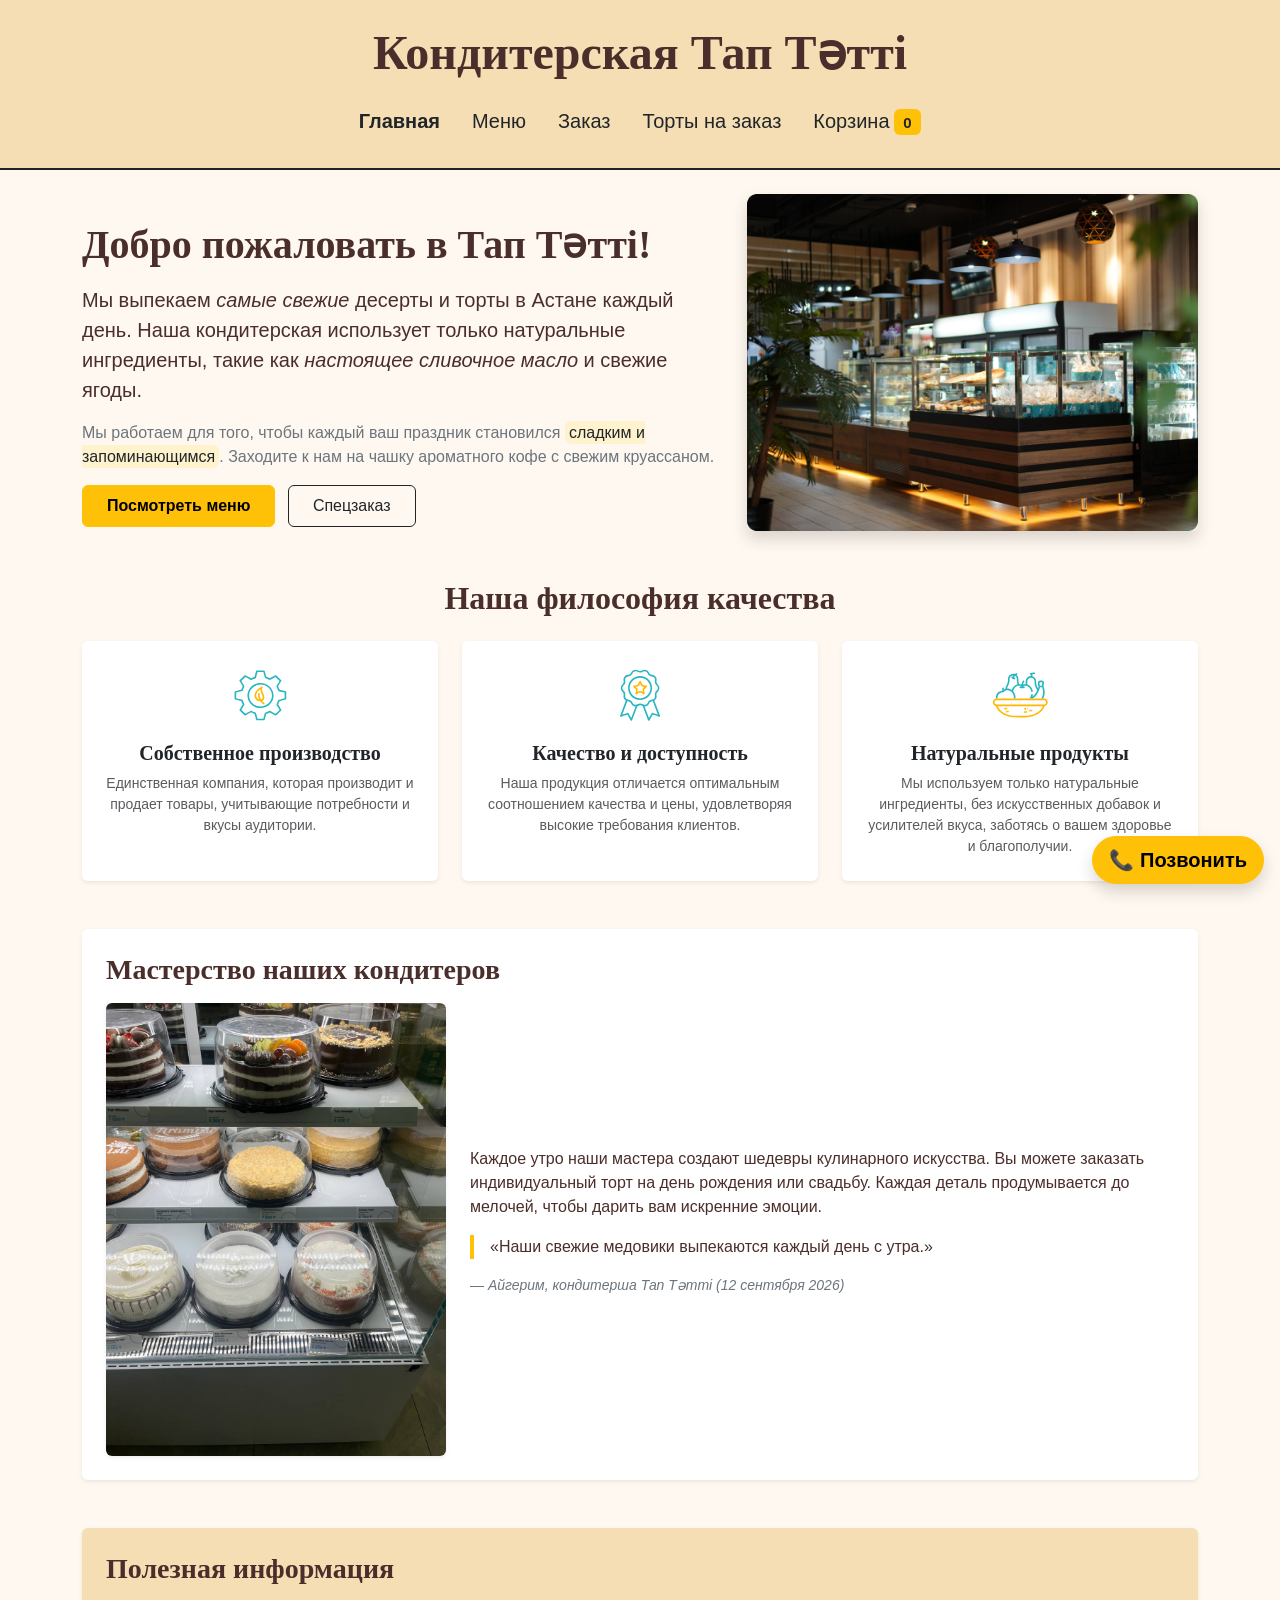
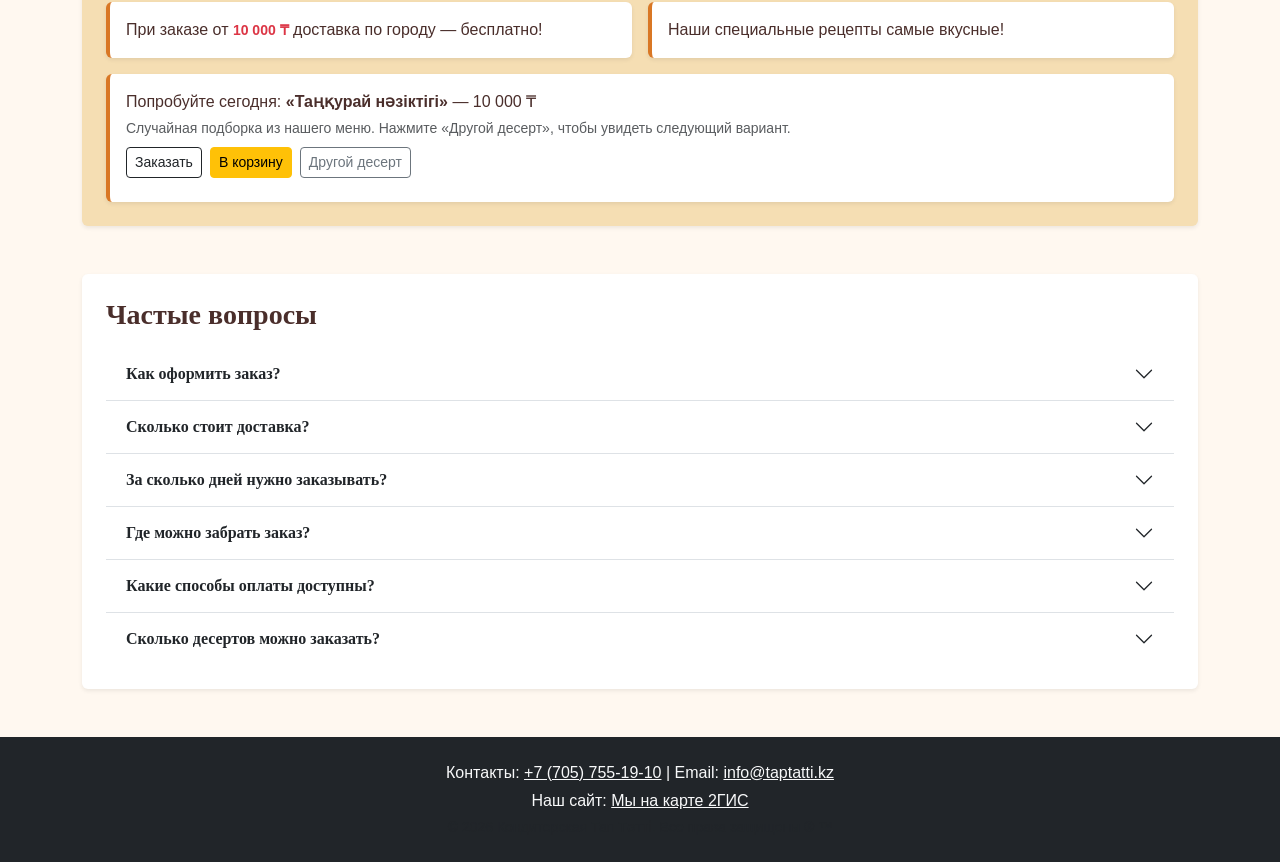
<file: taptatti-website/index.html>
<!DOCTYPE html>
<html lang="ru">
<head>
    <!-- Bootstrap version used: 5.3.3 -->
    <meta charset="UTF-8">
    <meta name="viewport" content="width=device-width, initial-scale=1.0">
    <meta name="description" content="Официальный сайт кондитерской Тап Тәтті в Астане. Выпечка, торты и свежий кофе.">
    <meta name="author" content="Alizhan R.">
    <title>Тап Тәтті - Главная кондитерская в Астане</title>
    <!-- Bootstrap 5 CSS CDN -->
    <link href="https://cdn.jsdelivr.net/npm/bootstrap@5.3.3/dist/css/bootstrap.min.css" rel="stylesheet">
    <link rel="stylesheet" href="css/base.css">
    <link rel="stylesheet" href="css/alizhan.css">
</head>
<body>
    <!-- author: Alizhan R. -->
    
    <header id="main-header" class="bg-wheat py-4 border-bottom border-dark border-2">
        <div class="container text-center">
            <h1 class="brand-title display-5 fw-bold mb-3">Кондитерская Тап Тәтті</h1>
            <nav class="navbar navbar-expand-md main-nav p-0" id="primary-navbar">
                <div class="container-fluid justify-content-center">    
                    <!-- burger menu -->
                    <button class="navbar-toggler border-dark ms-auto me-auto mb-2" type="button" data-bs-toggle="collapse" data-bs-target="#navbarNav" aria-controls="navbarNav" aria-expanded="false" aria-label="Toggle navigation">
                        <span class="navbar-toggler-icon"></span>
                    </button>
                    <div class="collapse navbar-collapse justify-content-center" id="navbarNav">
                        <ul class="navbar-nav gap-3 fs-5 fw-medium">
                            <li class="nav-item"><a class="nav-link text-dark px-2 active fw-bold" href="index.html">Главная</a></li>
                            <li class="nav-item"><a class="nav-link text-dark px-2" href="menu.html">Меню</a></li>
                            <li class="nav-item"><a class="nav-link text-dark px-2" href="order.html">Заказ</a></li>
                            <li class="nav-item"><a class="nav-link text-dark px-2" href="custom-cakes.html">Торты на заказ</a></li>
                        </ul>
                    </div>
                </div>
            </nav>
        </div>
    </header>

    <main id="main-content" class="container my-5">

        <section id="hero-section" class="hero-section row align-items-center gy-4 mb-5">
            <div class="hero-text col-12 col-md-7">
                <h2 class="display-6 fw-bold mb-3">Добро пожаловать в <strong>Тап Тәтті</strong>!</h2>
                <p class="lead">Мы выпекаем <i>самые свежие</i> десерты и торты в Астане каждый день. Наша кондитерская использует только натуральные ингредиенты, такие как <em>настоящее сливочное масло</em> и <b>свежие ягоды</b>.</p>
                <p class="text-secondary">Мы работаем для того, чтобы каждый ваш праздник становился <mark class="bg-warning-subtle px-1 rounded">сладким и запоминающимся</mark>. Заходите к нам на чашку ароматного кофе с свежим круассаном.</p>
                <div class="mt-3">
                    <a href="menu.html" class="btn btn-warning fw-bold px-4 py-2 me-2">Посмотреть меню</a>
                    <a href="custom-cakes.html" class="btn btn-outline-dark px-4 py-2">Спецзаказ</a>
                </div>
            </div>
            
            <figure class="hero-image col-12 col-md-5 m-0 text-center">    
                <img src="images/photo7.png" alt="Интерьер кондитерской и витрина с десертами Тап Тәтті" class="img-fluid rounded shadow">
            </figure>
        </section>

        <!-- Features Section with responsive columns -->
        <section id="features-section" class="features-section mb-5">
            <h2 class="section-title text-center fw-bold mb-4">Наша философия качества</h2>
            
            <div class="features-grid row g-4">
                <article class="feature-card col-12 col-md-6 col-lg-4">
                    <div class="card h-100 border-0 shadow-sm p-4 text-center">
                        <img src="images/image8.svg" alt="Собственное производство" class="feature-icon mx-auto mb-3" style="width: 60px; height: 60px;">
                        <h3 class="h5 fw-bold">Собственное производство</h3>
                        <p class="card-text text-muted small">Единственная компания, которая производит и продает товары, учитывающие потребности и вкусы аудитории.</p>
                    </div>
                </article>

                <article class="feature-card col-12 col-md-6 col-lg-4">
                    <div class="card h-100 border-0 shadow-sm p-4 text-center">
                        <img src="images/image9.svg" alt="Качество и доступность" class="feature-icon mx-auto mb-3" style="width: 60px; height: 60px;">
                        <h3 class="h5 fw-bold">Качество и доступность</h3>
                        <p class="exam1 card-text text-muted small">Наша продукция отличается оптимальным соотношением качества и цены, удовлетворяя высокие требования клиентов.</p>
                    </div>
                </article>

                <article class="feature-card col-12 col-md-6 col-lg-4">
                    <div class="card h-100 border-0 shadow-sm p-4 text-center">
                        <img src="images/image10.svg" alt="Натуральные продукты" class="feature-icon mx-auto mb-3" style="width: 60px; height: 60px;">
                        <h3 class="h5 fw-bold">Натуральные продукты</h3>
                        <p class="card-text text-muted small">Мы используем только натуральные ингредиенты, без искусственных добавок и усилителей вкуса, заботясь о вашем здоровье и благополучии.</p>
                    </div>
                </article>
            </div>
        </section>

        <article id="philosophy-article" class="philosophy-article bg-white p-4 rounded shadow-sm mb-5">
            <h3 class="fw-bold mb-3">Мастерство наших кондитеров</h3>
            <div class="row align-items-center">
                <div class="col-12 col-md-4 text-center mb-3 mb-md-0">
                    <img src="images/photo1.jpg" alt="Мастер кондитер за работой" class="float-chef-img img-fluid rounded shadow-sm">
                </div>
                <div class="col-12 col-md-8">
                    <p>Каждое утро наши мастера создают шедевры кулинарного искусства. Вы можете заказать индивидуальный торт на день рождения или свадьбу. Каждая деталь продумывается до мелочей, чтобы дарить вам искренние эмоции.</p>
                    <div class="clearfix-block"></div>

                    <blockquote cite="https://taptatti.kz" class="blockquote border-start border-4 border-warning ps-3 my-3">
                        <p class="mb-0 fs-6"><q>Наши свежие медовики выпекаются каждый день с утра.</q></p>
                    </blockquote>
                    <p class="text-secondary small">— <cite>Айгерим, кондитерша Тап Тәтті (12 сентября 2026)</cite></p>
                </div>
            </div>
        </article>

        <aside id="info-aside" class="info-aside bg-wheat p-4 rounded shadow-sm mb-5">
            <h3 class="fw-bold mb-3">Полезная информация</h3>
            
            <div class="aside-cards-wrapper row g-3">
                <div class="col-12 col-md-6">
                    <div class="aside-card bg-white p-3 rounded shadow-sm h-100 border-start border-4 border-amber">
                        <p class="m-0">При заказе от <small class="fw-bold text-danger">10 000 ₸</small> доставка по городу — бесплатно!</p>
                    </div>
                </div>
                <div class="col-12 col-md-6">
                    <div class="aside-card bg-white p-3 rounded shadow-sm h-100 border-start border-4 border-amber">
                        <p class="m-0">Наши специальные рецепты самые вкусные!</p>
                    </div>
                </div>
            </div>
        </aside>
    </main>

    <!-- Floating button -->
    <div id="quick-call-btn" class="fixed-contact-btn position-fixed bottom-0 end-0 p-3 z-3">
        <a href="tel:+77057551910" class="btn btn-warning btn-lg rounded-pill shadow fw-bold">📞 Позвонить</a>
    </div>

    <footer id="main-footer" class="bg-dark text-light text-center py-4">
        <div class="container">
            <p class="mb-1">Контакты: <a href="tel:+77057551910" class="text-light">+7 (705) 755-19-10</a> | Email: <a href="mailto:info@taptatti.kz" class="text-light">info@taptatti.kz</a></p>
            <p class="mb-1">Наш сайт: <a href="https://2gis.kz/astana/geo/70000001095212344" target="_blank" rel="noopener noreferrer" class="text-light">Мы на карте 2ГИС</a></p>
            <p class="small text-muted mb-0">&copy; 2026 Кондитерская Тап Тәтті. Все права защищены &reg; &trade;</p>
        </div>
    </footer>

    <script src="https://cdn.jsdelivr.net/npm/bootstrap@5.3.3/dist/js/bootstrap.bundle.min.js"></script>
    <script src="https://code.jquery.com/jquery-3.7.1.min.js" defer></script>
    <script src="js/data.js" defer></script>
    <script src="js/main.js" defer></script>
    <script src="js/jq-common.js" defer></script>
    <script src="js/index.js" defer></script>
</body>
</html>
</file>
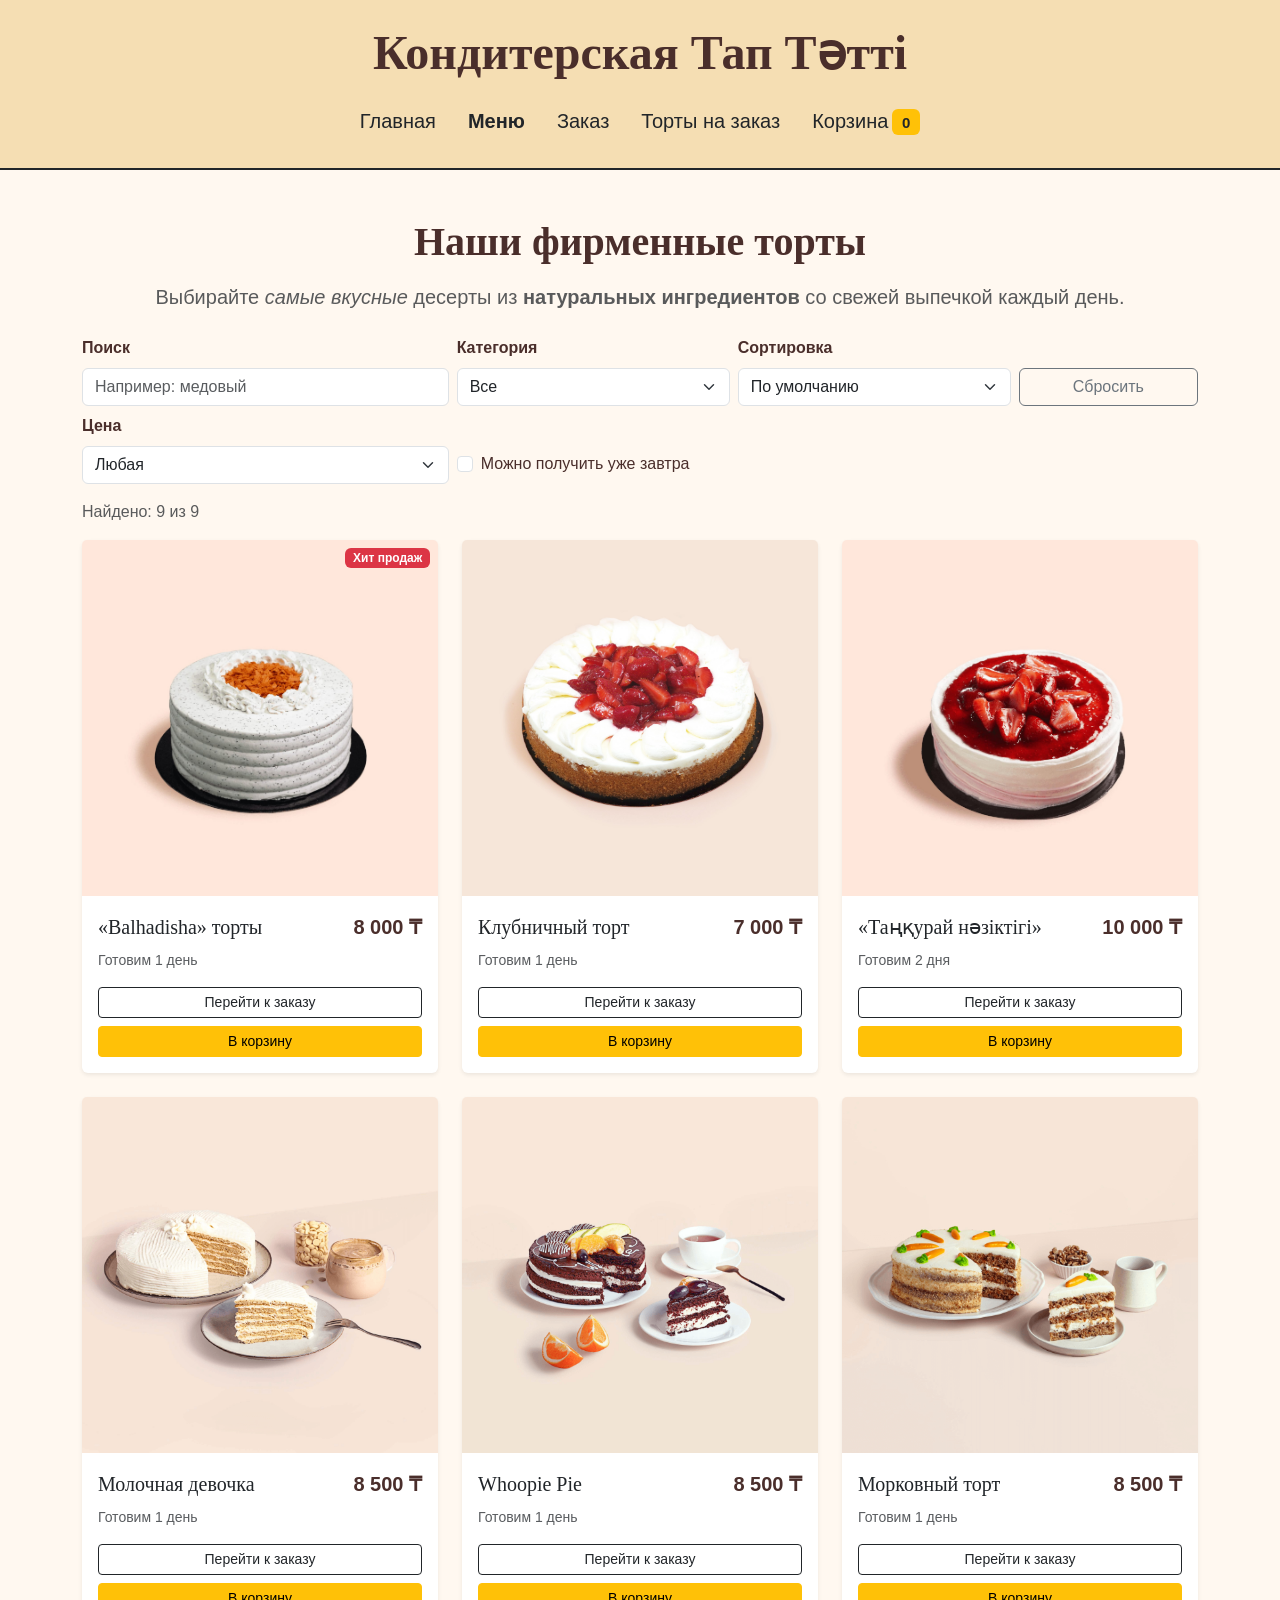
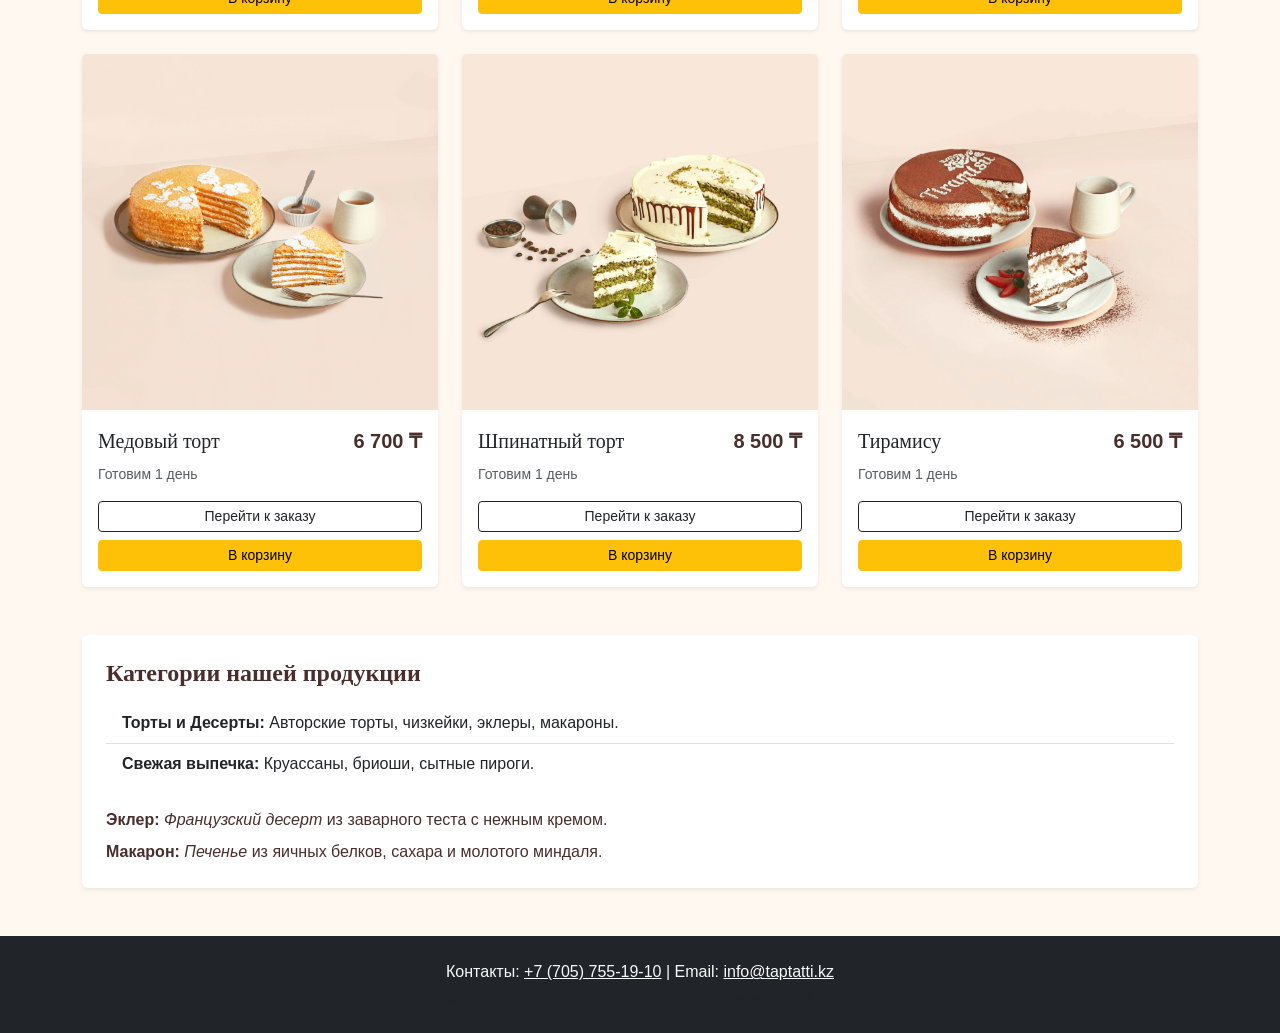
<file: taptatti-website/menu.html>
<!DOCTYPE html>
<html lang="ru">
<head>
    <!-- Bootstrap version used: 5.3.3 -->
    <meta charset="UTF-8">
    <meta name="viewport" content="width=device-width, initial-scale=1.0">
    <meta name="description" content="Меню кондитерской Тап Тәтті в Астане. Фирменные торты и десерты.">
    <meta name="author" content="Alizhan R.">
    <title>Тап Тәтті — Меню и Торты</title>
    <link href="https://cdn.jsdelivr.net/npm/bootstrap@5.3.3/dist/css/bootstrap.min.css" rel="stylesheet">
    <link rel="stylesheet" href="css/base.css">
    <link rel="stylesheet" href="css/alizhan.css">
</head>
<body>
    <header id="main-header" class="bg-wheat py-4 border-bottom border-dark border-2">
        <div class="container text-center">
            <h1 class="brand-title display-5 fw-bold mb-3">Кондитерская Тап Тәтті</h1>
            <nav class="navbar navbar-expand-md main-nav p-0" id="primary-navbar">
                <div class="container-fluid justify-content-center">    
                    <!-- burger menu -->
                    <button class="navbar-toggler border-dark ms-auto me-auto mb-2" type="button" data-bs-toggle="collapse" data-bs-target="#navbarNav" aria-controls="navbarNav" aria-expanded="false" aria-label="Toggle navigation">
                        <span class="navbar-toggler-icon"></span>
                    </button>
                    <div class="collapse navbar-collapse justify-content-center" id="navbarNav">
                        <ul class="navbar-nav gap-3 fs-5 fw-medium">
                            <li class="nav-item"><a class="nav-link text-dark px-2" href="index.html">Главная</a></li>
                            <li class="nav-item"><a class="nav-link text-dark px-2 active fw-bold" href="menu.html">Меню</a></li>
                            <li class="nav-item"><a class="nav-link text-dark px-2" href="order.html">Заказ</a></li>
                            <li class="nav-item"><a class="nav-link text-dark px-2" href="custom-cakes.html">Торты на заказ</a></li>
                        </ul>
                    </div>
                </div>
            </nav>
        </div>
    </header>

    <main class="container my-5" id="menu-main">
        <section class="mb-5" id="cakes-catalog">
            <h1 class="text-center fw-bold mb-3">Наши фирменные торты</h1>
            <p class="text-center text-muted mb-4 fs-5">Выбирайте <i>самые вкусные</i> десерты из <b>натуральных ингредиентов</b> со свежей выпечкой каждый день.</p>

            <div id="menu-notification" class="alert alert-info d-none my-3 text-center" role="alert"></div>

            <!-- Card Grid -->
            <div class="row g-4" id="menu-grid">
                
                <!-- Торт 1 -->
                <div class="col-12 col-md-6 col-lg-4" id="cake-card-balhadisha">
                    <div class="card h-100 shadow-sm border-0">
                        <div class="position-relative">
                            <img src="images/balhadisha.jpeg" class="card-img-top" alt="Balhadisha торты">
                            <span class="badge bg-danger position-absolute top-0 end-0 m-2">Хит продаж</span>
                        </div>
                        <div class="card-body d-flex flex-column justify-content-between">
                            <div class="d-flex justify-content-between align-items-center mb-3">
                                <h2 class="h5 card-title m-0">«Balhadisha» торты</h2>
                                <span class="fw-bold fs-5 text-brand" id="price-balhadisha">8000 ₸</span>
                                
                            </div>
                            <a href="order.html?item=balhadisha#order-form" class="btn btn-outline-dark btn-sm w-100 order-btn" id="btn-order-balhadisha">Перейти к заказу</a>
                        </div>
                    </div>
                </div>

                <!-- Торт 2 -->
                <div class="col-12 col-md-6 col-lg-4" id="cake-card-strawberry">
                    <div class="card h-100 shadow-sm border-0">
                        <img src="images/strawberry.jpg" class="card-img-top" alt="Клубничный торт">
                        <div class="card-body d-flex flex-column justify-content-between">
                            <div class="d-flex justify-content-between align-items-center mb-3">
                                <h2 class="h5 card-title m-0">Клубничный торт</h2>
                                <span class="fw-bold fs-5 text-brand" id="price-strawberry">7000 ₸</span>
                            </div>
                            <a href="order.html?item=strawberry#order-form" class="btn btn-outline-dark btn-sm w-100 order-btn" id="btn-order-strawberry">Перейти к заказу</a>
                        </div>
                    </div>
                </div>

                <!-- Торт 3 -->
                <div class="col-12 col-md-6 col-lg-4" id="cake-card-tanqurai">
                    <div class="card h-100 shadow-sm border-0">
                        <img src="images/strawberry2.jpeg" class="card-img-top" alt="Таңқурай нәзіктігі торты">
                        <div class="card-body d-flex flex-column justify-content-between">
                            <div class="d-flex justify-content-between align-items-center mb-3">
                                <h2 class="h5 card-title m-0">«Таңқурай нәзіктігі»</h2>
                                <span class="fw-bold fs-5 text-brand" id="price-tanqurai">10000 ₸</span>
                            </div>
                            <a href="order.html?item=tanqurai#order-form" class="btn btn-outline-dark btn-sm w-100 order-btn" id="btn-order-tanqurai">Перейти к заказу</a>
                        </div>
                    </div>
                </div>

                <!-- Торт 4 -->
                <div class="col-12 col-md-6 col-lg-4" id="cake-card-molochnaya">
                    <div class="card h-100 shadow-sm border-0">
                        <img src="images/molochnayadevochka.png" class="card-img-top" alt="Молочная девочка">
                        <div class="card-body d-flex flex-column justify-content-between">
                            <div class="d-flex justify-content-between align-items-center mb-3">
                                <h2 class="h5 card-title m-0">Молочная девочка</h2>
                                <span class="fw-bold fs-5 text-brand" id="price-molochnaya">8500 ₸</span>
                            </div>
                            <a href="order.html?item=molochnaya#order-form" class="btn btn-outline-dark btn-sm w-100 order-btn" id="btn-order-molochnaya">Перейти к заказу</a>
                        </div>
                    </div>
                </div>

                <!-- Торт 5 -->
                <div class="col-12 col-md-6 col-lg-4" id="cake-card-whoopie">
                    <div class="card h-100 shadow-sm border-0">
                        <img src="images/whoopiepie.png" class="card-img-top" alt="Whoopie Pie">
                        <div class="card-body d-flex flex-column justify-content-between">
                            <div class="d-flex justify-content-between align-items-center mb-3">
                                <h2 class="h5 card-title m-0">Whoopie Pie</h2>
                                <span class="fw-bold fs-5 text-brand" id="price-whoopie">8500 ₸</span>
                            </div>
                            <a href="order.html?item=whoopie#order-form" class="btn btn-outline-dark btn-sm w-100 order-btn" id="btn-order-whoopie">Перейти к заказу</a>
                        </div>
                    </div>
                </div>

                <!-- Торт 6 -->
                <div class="col-12 col-md-6 col-lg-4" id="cake-card-morkovnyi">
                    <div class="card h-100 shadow-sm border-0">
                        <img src="images/morkovnyi-1.png" class="card-img-top" alt="Морковный торт">
                        <div class="card-body d-flex flex-column justify-content-between">
                            <div class="d-flex justify-content-between align-items-center mb-3">
                                <h2 class="h5 card-title m-0">Морковный торт</h2>
                                <span class="fw-bold fs-5 text-brand" id="price-morkovnyi">8500 ₸</span>
                            </div>
                            <a href="order.html?item=morkovnyi#order-form" class="btn btn-outline-dark btn-sm w-100 order-btn" id="btn-order-morkovnyi">Перейти к заказу</a>
                        </div>
                    </div>
                </div>

                <!-- Торт 7 -->
                <div class="col-12 col-md-6 col-lg-4" id="cake-card-medovyi">
                    <div class="card h-100 shadow-sm border-0">
                        <img src="images/medovyi.png" class="card-img-top" alt="Медовый торт">
                        <div class="card-body d-flex flex-column justify-content-between">
                            <div class="d-flex justify-content-between align-items-center mb-3">
                                <h2 class="h5 card-title m-0">Медовый торт</h2>
                                <span class="fw-bold fs-5 text-brand" id="price-medovyi">6700 ₸</span>
                            </div>
                            <a href="order.html?item=medovyi#order-form" class="btn btn-outline-dark btn-sm w-100 order-btn" id="btn-order-medovyi">Перейти к заказу</a>
                        </div>
                    </div>
                </div>

                <!-- Торт 8 -->
                <div class="col-12 col-md-6 col-lg-4" id="cake-card-shpinatnyi">
                    <div class="card h-100 shadow-sm border-0">
                        <img src="images/shpinatnyi.png" class="card-img-top" alt="Шпинатный торт">
                        <div class="card-body d-flex flex-column justify-content-between">
                            <div class="d-flex justify-content-between align-items-center mb-3">
                                <h2 class="h5 card-title m-0">Шпинатный торт</h2>
                                <span class="fw-bold fs-5 text-brand" id="price-shpinatnyi">8500 ₸</span>
                            </div>
                            <a href="order.html?item=shpinatnyi#order-form" class="btn btn-outline-dark btn-sm w-100 order-btn" id="btn-order-shpinatnyi">Перейти к заказу</a>
                        </div>
                    </div>
                </div>

                <!-- Торт 9 -->
                <div class="col-12 col-md-6 col-lg-4" id="cake-card-tiramisu">
                    <div class="card h-100 shadow-sm border-0">
                        <img src="images/tiramisu.png" class="card-img-top" alt="Тирамису">
                        <div class="card-body d-flex flex-column justify-content-between">
                            <div class="d-flex justify-content-between align-items-center mb-3">
                                <h2 class="h5 card-title m-0">Тирамису</h2>
                                <span class="fw-bold fs-5 text-brand" id="price-tiramisu">6500 ₸</span>
                            </div>
                            <a href="order.html?item=tiramisu#order-form" class="btn btn-outline-dark btn-sm w-100 order-btn" id="btn-order-tiramisu">Перейти к заказу</a>
                        </div>
                    </div>
                </div>

            </div>
        </section>

        <section id="menu-categories" class="bg-white p-4 rounded shadow-sm">
            <h2 class="h4 fw-bold mb-3">Категории нашей продукции</h2>
            <ul class="list-group list-group-flush mb-4" id="categories-list">
                <li class="list-group-item bg-transparent"><strong>Торты и Десерты:</strong> Авторские торты, чизкейки, эклеры, макароны.</li>
                <li class="list-group-item bg-transparent"><strong>Свежая выпечка:</strong> Круассаны, бриоши, сытные пироги.</li>
            </ul>

            <div class="definitions mb-0" id="menu-definitions">
                <p class="mb-2"><strong class="text-brand">Эклер:</strong> <i>Французский десерт</i> из заварного теста с нежным кремом.</p>
                <p class="mb-0"><strong class="text-brand">Макарон:</strong> <i>Печенье</i> из яичных белков, сахара и молотого миндаля.</p>
            </div>
        </section>
    </main>

    <footer id="main-footer" class="bg-dark text-light text-center py-4 mt-5">
        <div class="container">
            <p class="mb-1">Контакты: <a href="tel:+77057551910" class="text-light">+7 (705) 755-19-10</a> | Email: <a href="mailto:info@taptatti.kz" class="text-light">info@taptatti.kz</a></p>
            <p class="small text-muted mb-0">&copy; 2026 Кондитерская Тап Тәтті. Все права защищены &reg; &trade;</p>
        </div>
    </footer>

    <script src="https://cdn.jsdelivr.net/npm/bootstrap@5.3.3/dist/js/bootstrap.bundle.min.js"></script>
    <script src="js/data.js" defer></script>
    <script src="js/main.js" defer></script>
    <script src="js/menu.js" defer></script>
</body>
</html>
</file>
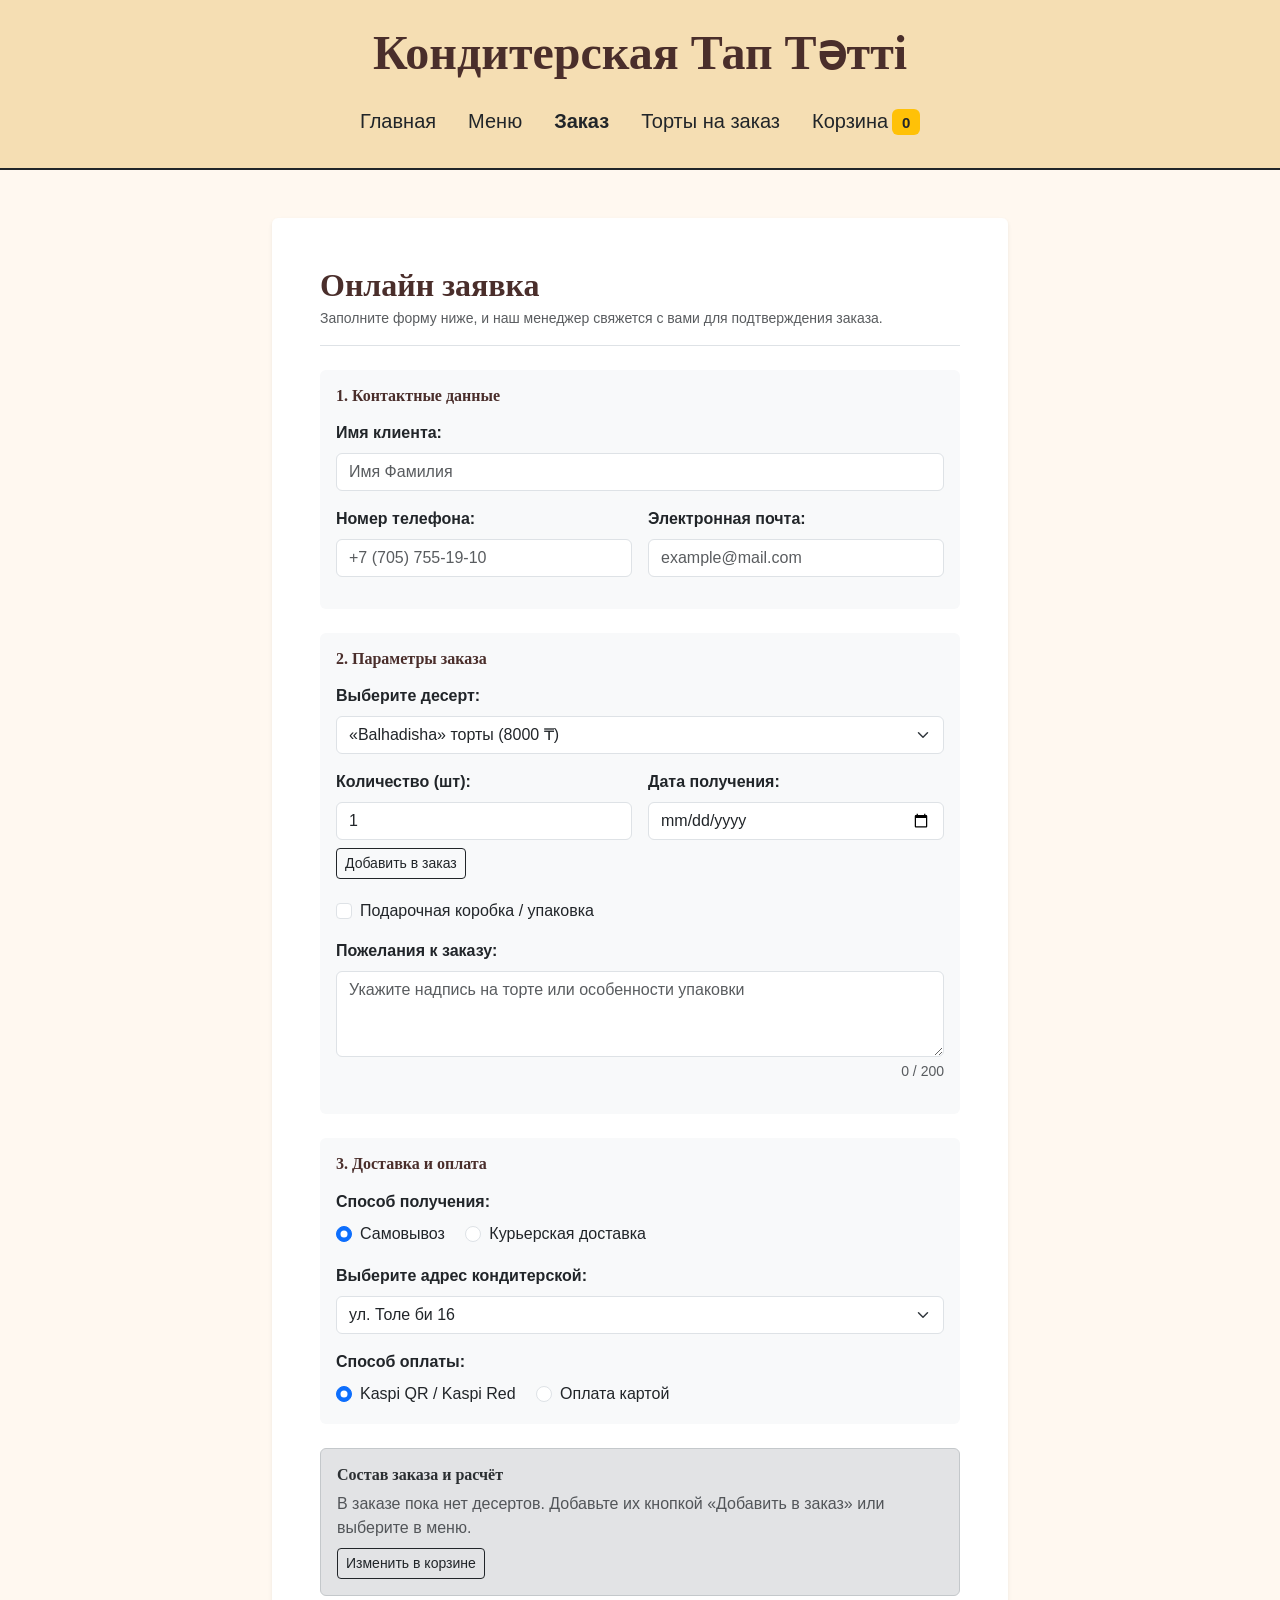
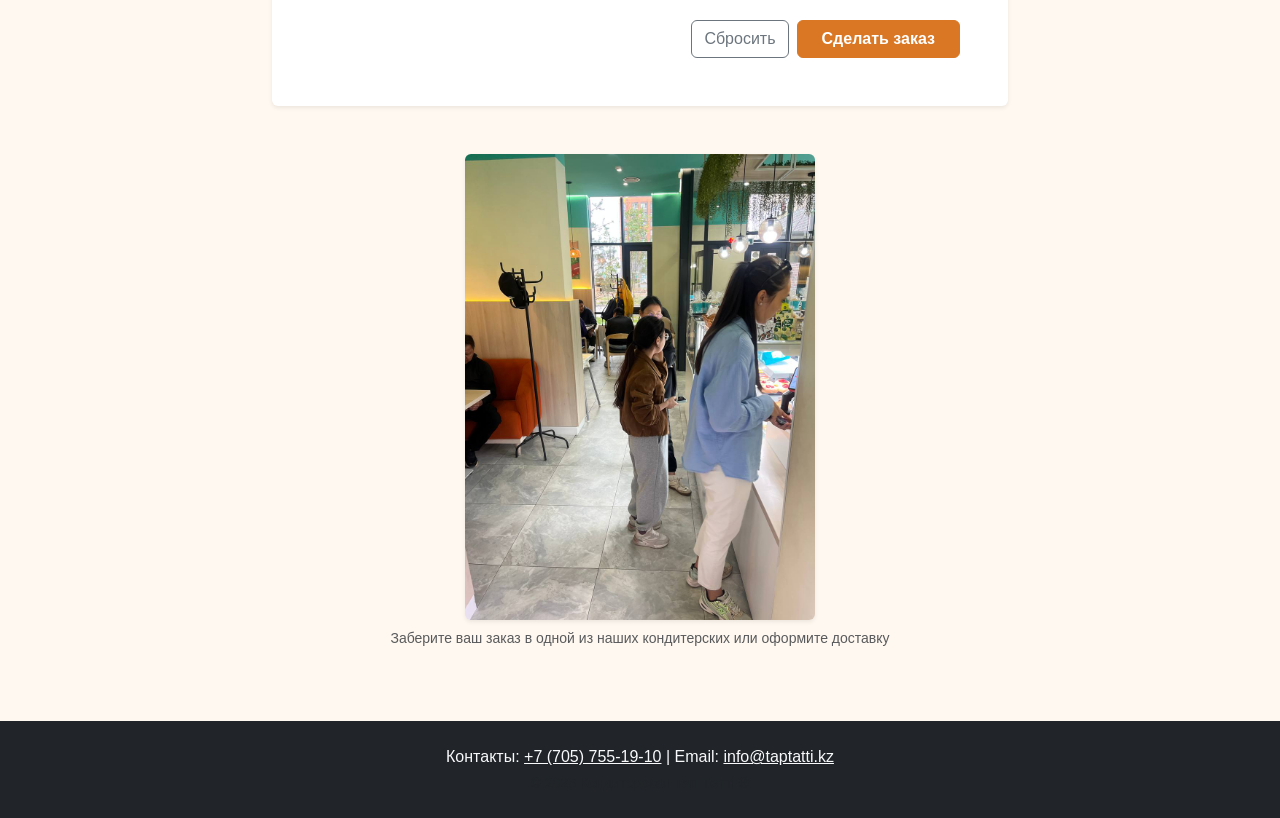
<file: taptatti-website/order.html>
<!DOCTYPE html>
<html lang="ru">
<head>
    <!-- Bootstrap version used: 5.3.3 -->
    <meta charset="UTF-8">
    <meta name="viewport" content="width=device-width, initial-scale=1.0">
    <meta name="description" content="Форма онлайн заказа десертов в Тап Тәтті.">
    <meta name="author" content="Alizhan R.">
    <title>Тап Тәтті — Заказ торта</title>
    <link href="https://cdn.jsdelivr.net/npm/bootstrap@5.3.3/dist/css/bootstrap.min.css" rel="stylesheet">
    <link rel="stylesheet" href="css/base.css">
    <link rel="stylesheet" href="css/alizhan.css">
</head>
<body>
    <header id="main-header" class="bg-wheat py-4 border-bottom border-dark border-2">
        <div class="container text-center">
            <h1 class="brand-title display-5 fw-bold mb-3">Кондитерская Тап Тәтті</h1>
            <nav class="navbar navbar-expand-md main-nav p-0" id="primary-navbar">
                <div class="container-fluid justify-content-center">    
                    <!-- burger menu -->
                    <button class="navbar-toggler border-dark ms-auto me-auto mb-2" type="button" data-bs-toggle="collapse" data-bs-target="#navbarNav" aria-controls="navbarNav" aria-expanded="false" aria-label="Toggle navigation">
                        <span class="navbar-toggler-icon"></span>
                    </button>
                    <div class="collapse navbar-collapse justify-content-center" id="navbarNav">
                        <ul class="navbar-nav gap-3 fs-5 fw-medium">
                            <li class="nav-item"><a class="nav-link text-dark px-2" href="index.html">Главная</a></li>
                            <li class="nav-item"><a class="nav-link text-dark px-2" href="menu.html">Меню</a></li>
                            <li class="nav-item"><a class="nav-link text-dark px-2 active fw-bold" href="order.html">Заказ</a></li>
                            <li class="nav-item"><a class="nav-link text-dark px-2" href="custom-cakes.html">Торты на заказ</a></li>
                        </ul>
                    </div>
                </div>
            </nav>
        </div>
    </header>

    <main class="container my-5" id="order-main">
        <div class="row justify-content-center">
            <div class="col-12 col-lg-8">
                <section id="order-form" class="bg-white p-4 p-md-5 rounded shadow-sm mb-4">
                    <div class="border-bottom pb-3 mb-4">
                        <h1 class="h2 fw-bold mb-1">Онлайн заявка</h1>
                        <p class="text-muted mb-0 small">Заполните форму ниже, и наш менеджер свяжется с вами для подтверждения заказа.</p>
                    </div>

                    <form id="order-form-element" action="order.html" method="post">
                        <!-- Step 1: Contact Group -->
                        <div class="card mb-4 border-0 bg-light">
                            <div class="card-body">
                                <h5 class="card-title fw-bold text-brand fs-6 mb-3">1. Контактные данные</h5>
                                
                                <div class="mb-3">
                                    <label for="username" class="form-label fw-semibold">Имя клиента:</label>
                                    <input type="text" id="username" name="username" class="form-control" placeholder="Имя Фамилия" required>
                                </div>

                                <div class="row g-3">
                                    <div class="col-md-6 mb-3">
                                        <label for="userphone" class="form-label fw-semibold">Номер телефона:</label>
                                        <input type="tel" id="userphone" name="userphone" class="form-control" placeholder="+7 (705) 755-19-10" required>
                                    </div>
                                    <div class="col-md-6 mb-3">
                                        <label for="useremail" class="form-label fw-semibold">Электронная почта:</label>
                                        <input type="email" id="useremail" name="useremail" class="form-control" placeholder="example@mail.com" required>
                                    </div>
                                </div>
                            </div>
                        </div>

                        <!-- Step 2: Order Details Group -->
                        <div class="card mb-4 border-0 bg-light">
                            <div class="card-body">
                                <h5 class="card-title fw-bold text-brand fs-6 mb-3">2. Параметры заказа</h5>

                                <div class="mb-3">
                                    <label for="cake-select" class="form-label fw-semibold">Выберите десерт:</label>
                                    <select id="cake-select" name="cake-select" class="form-select">
                                        <option value="balhadisha" selected>«Balhadisha» торты (8000 ₸)</option>
                                        <option value="strawberry">Клубничный торт (7000 ₸)</option>
                                        <option value="tanqurai">«Таңқурай нәзіктігі» (10000 ₸)</option>
                                        <option value="molochnaya">Молочная девочка (8500 ₸)</option>
                                        <option value="whoopie">Whoopie Pie (8500 ₸)</option>
                                        <option value="morkovnyi">Морковный торт (8500 ₸)</option>
                                        <option value="medovyi">Медовый торт (6700 ₸)</option>
                                        <option value="shpinatnyi">Шпинатный торт (8500 ₸)</option>
                                        <option value="tiramisu">Тирамису (6500 ₸)</option>
                                    </select>
                                </div>

                                <div class="row g-3 mb-3">
                                    <div class="col-md-6">
                                        <label for="cake-num" class="form-label fw-semibold">Количество (шт):</label>
                                        <input type="number" id="cake-num" name="cake-num" class="form-control" min="1" max="10" value="1" required>
                                    </div>
                                    <div class="col-md-6">
                                        <label for="delivery-date" class="form-label fw-semibold">Дата получения:</label>
                                        <input type="date" id="delivery-date" name="delivery-date" class="form-control" required>
                                    </div>
                                </div>

                                <div class="form-check mb-3">
                                    <input class="form-check-input" type="checkbox" id="pack" name="pack" value="yes">
                                    <label class="form-check-label" for="pack">Подарочная коробка / упаковка</label>
                                </div>

                                <div class="mb-3">
                                    <label for="notes" class="form-label fw-semibold">Пожелания к заказу:</label>
                                    <textarea id="notes" name="notes" class="form-control" rows="3" placeholder="Укажите надпись на торте или особенности упаковки"></textarea>
                                </div>
                            </div>
                        </div>

                        <!-- Step 3: Delivery & Payment Options -->
                        <div class="card mb-4 border-0 bg-light">
                            <div class="card-body">
                                <h5 class="card-title fw-bold text-brand fs-6 mb-3">3. Доставка и оплата</h5>

                                <div class="mb-3">
                                    <span class="form-label d-block fw-semibold">Способ получения:</span>
                                    <div class="form-check form-check-inline">
                                        <input class="form-check-input" type="radio" id="pickup" name="deltype" value="pickup" checked>
                                        <label class="form-check-label" for="pickup">Самовывоз</label>
                                    </div>
                                    <div class="form-check form-check-inline">
                                        <input class="form-check-input" type="radio" id="courier" name="deltype" value="courier">
                                        <label class="form-check-label" for="courier">Курьерская доставка</label>
                                    </div>
                                </div>

                                <div class="mb-3" id="pickup-location-group">
                                    <label for="pickup-address" class="form-label fw-semibold">Выберите адрес кондитерской:</label>
                                    <select id="pickup-address" name="pickup-address" class="form-select">
                                        <option value="tole-bi">ул. Толе би 16</option>
                                        <option value="mangilik-el">пр. Мангилик Ел 51</option>
                                        <option value="turan">пр. Туран 55</option>
                                    </select>
                                </div>

                                <div class="mb-3" id="delivery-address-group">
                                    <label for="delivery-address" class="form-label fw-semibold">Адрес доставки:</label>
                                    <input type="text" id="delivery-address" name="delivery-address" class="form-control" placeholder="Например: ул. Достык 10, кв. 15">
                                </div>

                                <div>
                                    <span class="form-label d-block fw-semibold">Способ оплаты:</span>
                                    <div class="form-check form-check-inline">
                                        <input class="form-check-input" type="radio" id="pay-kaspi" name="paymethod" value="kaspi" checked>
                                        <label class="form-check-label" for="pay-kaspi">Kaspi QR / Kaspi Red</label>
                                    </div>
                                    <div class="form-check form-check-inline">
                                        <input class="form-check-input" type="radio" id="pay-card" name="paymethod" value="card">
                                        <label class="form-check-label" for="pay-card">Оплата картой</label>
                                    </div>
                                </div>
                            </div>
                        </div>

                        <!-- Action Buttons -->
                        <div class="d-flex gap-2 justify-content-end">
                            <input type="reset" id="order-reset-btn" value="Сбросить" class="btn btn-outline-secondary">
                            <input type="submit" id="order-submit-btn" value="Сделать заказ" class="btn btn-primary px-4 fw-semibold">
                        </div>
                    </form>

                    <!-- JS Target Empty Containers for Confirmation & Errors -->
                    <div id="order-success-message" class="alert alert-success d-none mt-4" role="alert"></div>
                    <div id="order-error-message" class="alert alert-danger d-none mt-3" role="alert"></div>
                </section>

                <figure class="figure text-center w-100 my-4">
                    <img src="images/photo6.jpg" class="figure-img img-fluid rounded shadow-sm mx-auto d-block" style="max-width: 350px;" alt="Интерьер кондитерской Тап Тәтті">
                    <figcaption class="figure-caption mt-2">Заберите ваш заказ в одной из наших кондитерских или оформите доставку</figcaption>
                </figure>
            </div>
        </div>
    </main>

    <footer id="main-footer" class="bg-dark text-light text-center py-4 mt-5">
        <div class="container">
            <p class="mb-1">Контакты: <a href="tel:+77057551910" class="text-light">+7 (705) 755-19-10</a> | Email: <a href="mailto:info@taptatti.kz" class="text-light">info@taptatti.kz</a></p>
            <p class="small text-muted mb-0">&copy; 2026 Кондитерская Тап Тәтті &reg;</p>
        </div>
    </footer>

    <script src="https://cdn.jsdelivr.net/npm/bootstrap@5.3.3/dist/js/bootstrap.bundle.min.js"></script>
    <script src="https://code.jquery.com/jquery-3.7.1.min.js" defer></script>
    <script src="js/data.js" defer></script>
    <script src="js/main.js" defer></script>
    <script src="js/jq-common.js" defer></script>
    <script src="js/order.js" defer></script>
</body>
</html>
</file>
<file: taptatti-website/css/base.css>
/* Color Palette definition */
:root {
    --brand-dark: #4A2E2B;
    --brand-amber: #D97724;
    --brand-cream: #FFF8F0;
    --brand-wheat: #f5deb3;
}

body {
    background-color: var(--brand-cream);
    color: var(--brand-dark);
    font-family: 'Segoe UI', Tahoma, Geneva, Verdana, sans-serif;
}

h1, h2, h3, h4, h5, h6, .navbar-brand {
    font-family: 'Georgia', 'Times New Roman', Times, serif;
    color: var(--brand-dark);
}

.bg-wheat {
    background-color: var(--brand-wheat);
}

.text-brand {
    color: var(--brand-dark);
}

.text-accent {
    color: var(--brand-amber);
}

/* Custom Button Overrides for Brand identity */
.btn-primary {
    background-color: var(--brand-amber);
    border-color: var(--brand-amber);
    color: #ffffff;
}

.btn-primary:hover, .btn-primary:focus {
    background-color: #b8621b;
    border-color: #b8621b;
}

.border-amber {
    border-color: var(--brand-amber) !important;
}
</file>
<file: taptatti-website/css/alizhan.css>
/* Custom small adjustments for Alizhan's sections */
.hero-section img {
    max-height: 400px;
    object-fit: cover;
}

/* Card hover effect */
.card {
    transition: transform 0.2s ease-in-out;
}

.card:hover {
    transform: translateY(-4px);
}

html, body {
    max-width: 100%;
    overflow-x: hidden;
}
</file>
